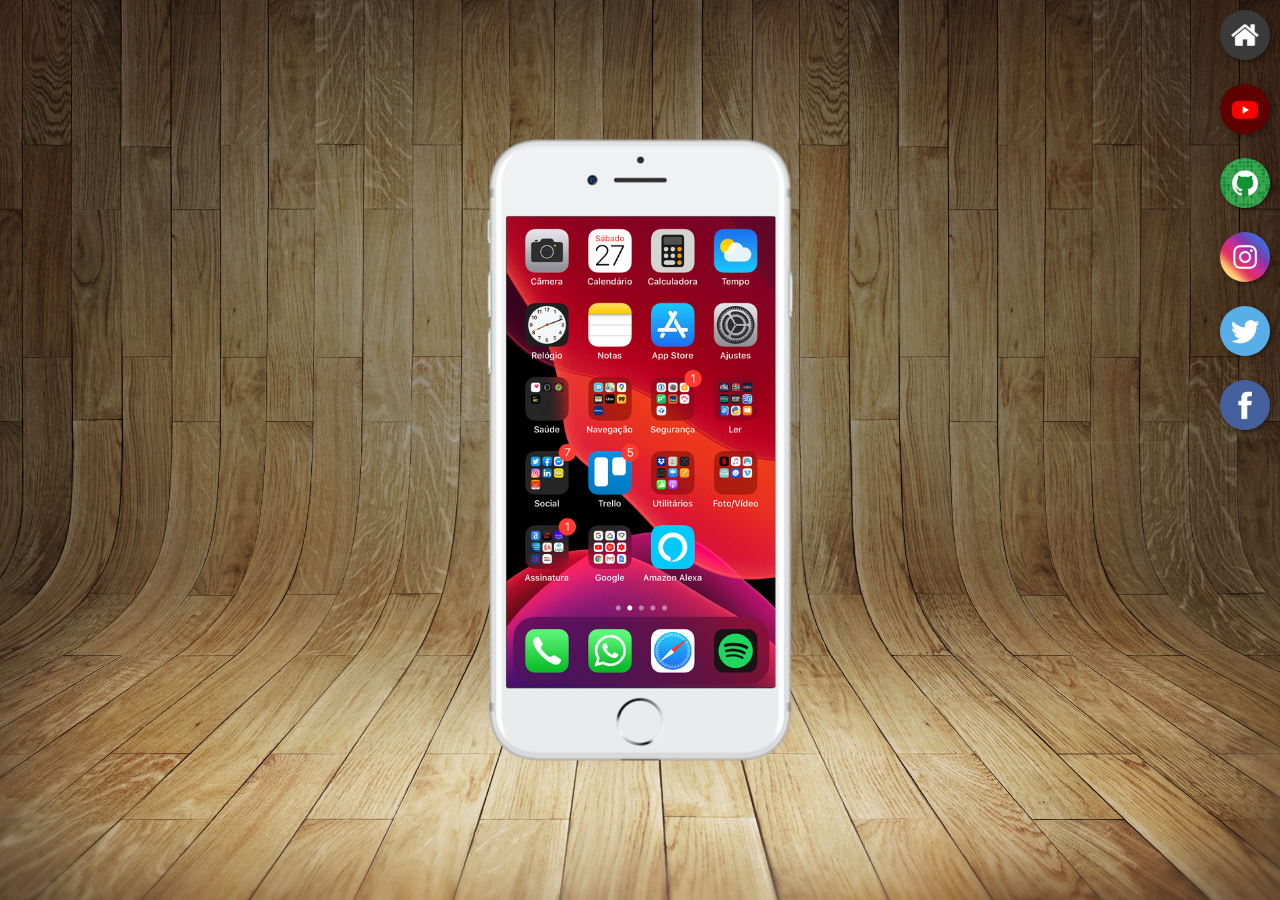
<file: index.html>
<!DOCTYPE html>
<html lang="pt-br">
<head>
    <meta charset="UTF-8">
    <meta name="viewport" content="width=device-width, initial-scale=1.0">
    <title>Projeto Rede Social</title>
    <link rel="stylesheet" href="estilos/estilo.css">
</head>
<body>
    <main>
        <section id="telefone">
            <iframe src="home.html" name="tela" id="tela" frameborder="0"></iframe>
        </section>

        <section id="rede-sociais">
            <a href="home.html" target="tela">
                <img src="imagens/logo-home.jpg" alt="Home">
            </a>
            <a href="youtube.html" target="tela">
                <img src="imagens/logo-youtube.jpg" alt="Youtube">
            </a>
            <a href="github.html" target="tela">
                <img src="imagens/logo-github.jpg" alt="Github">
            </a>
            <a href="instagram.html" target="tela">
                <img src="imagens/logo-instagram.jpg" alt="Instagram">
            </a>
            <a href="twitter.html" target="tela">
                <img src="imagens/logo-twitter.jpg" alt="Twitter">
            </a>
            <a href="facebook.html" target="tela">
                <img src="imagens/logo-facebook.jpg" alt="Facebook">
            </a>
        </section>
    </main>
</body>
</html>
</file>
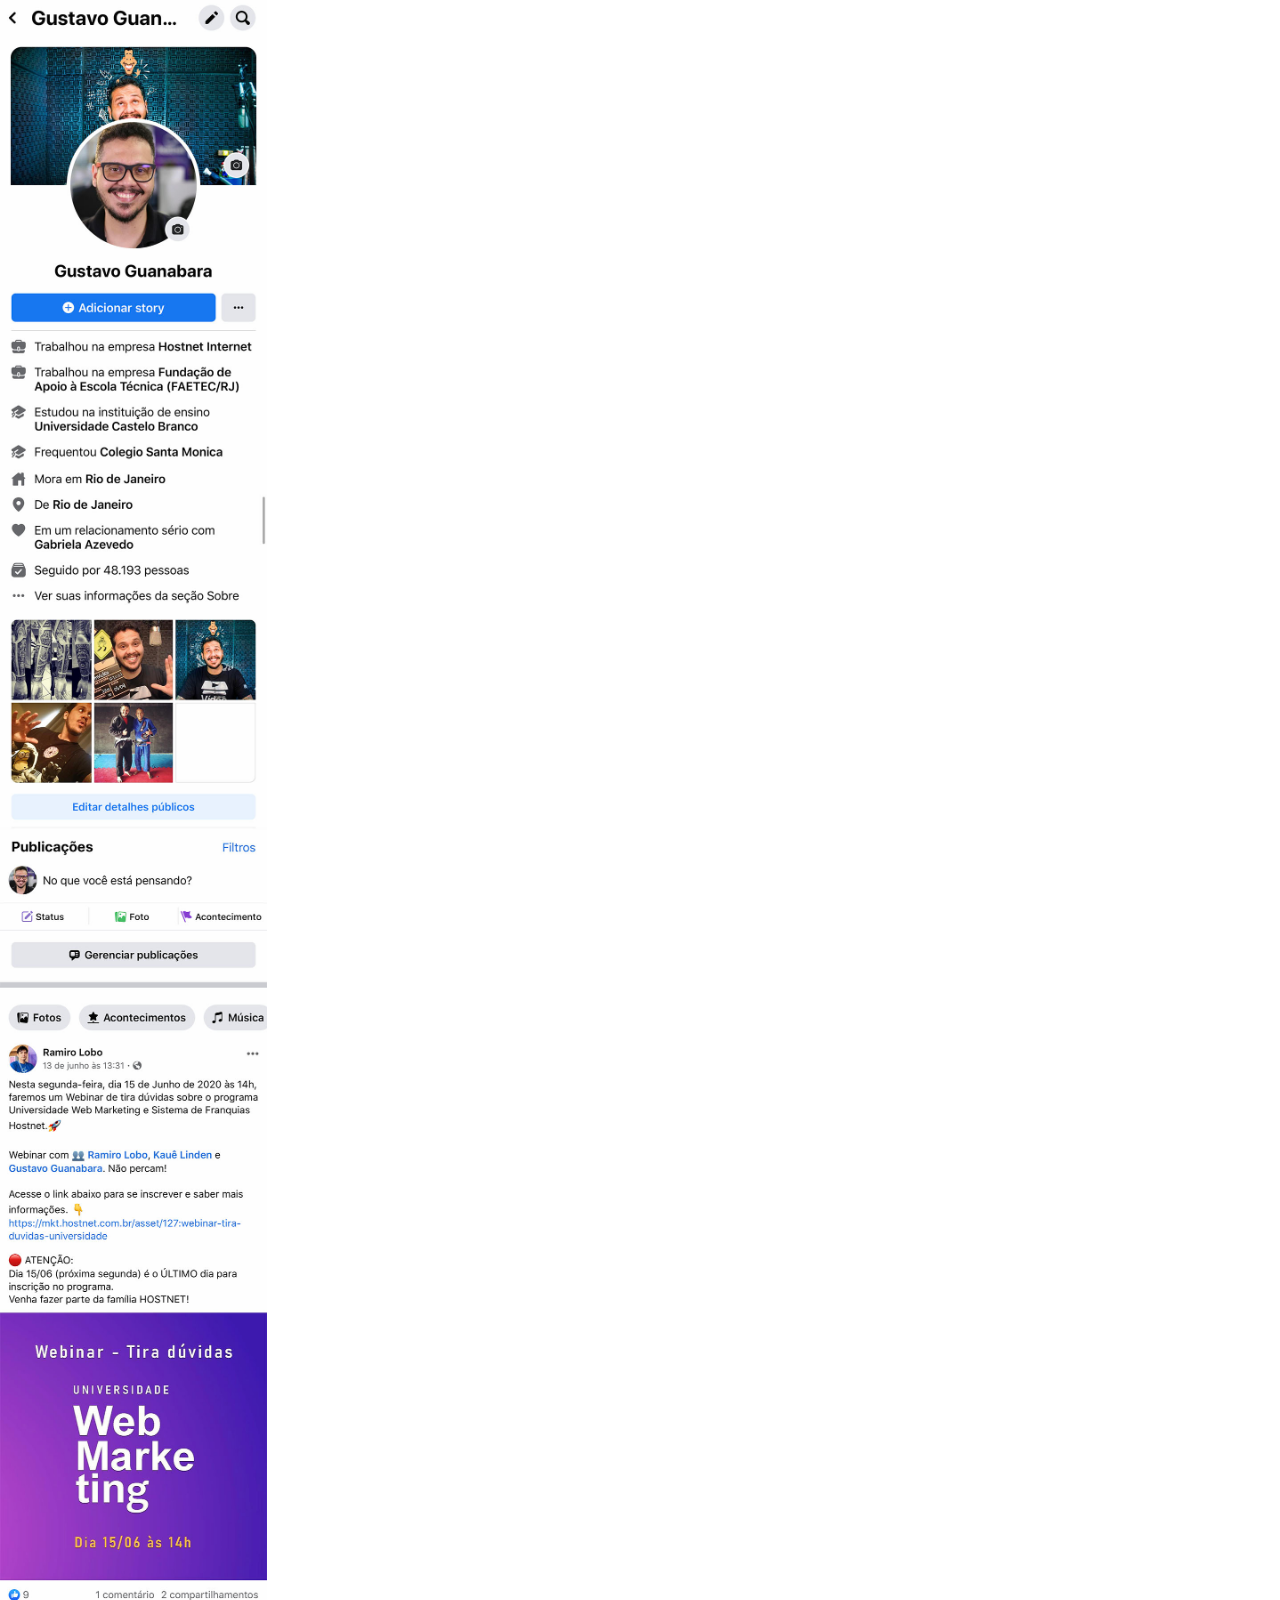
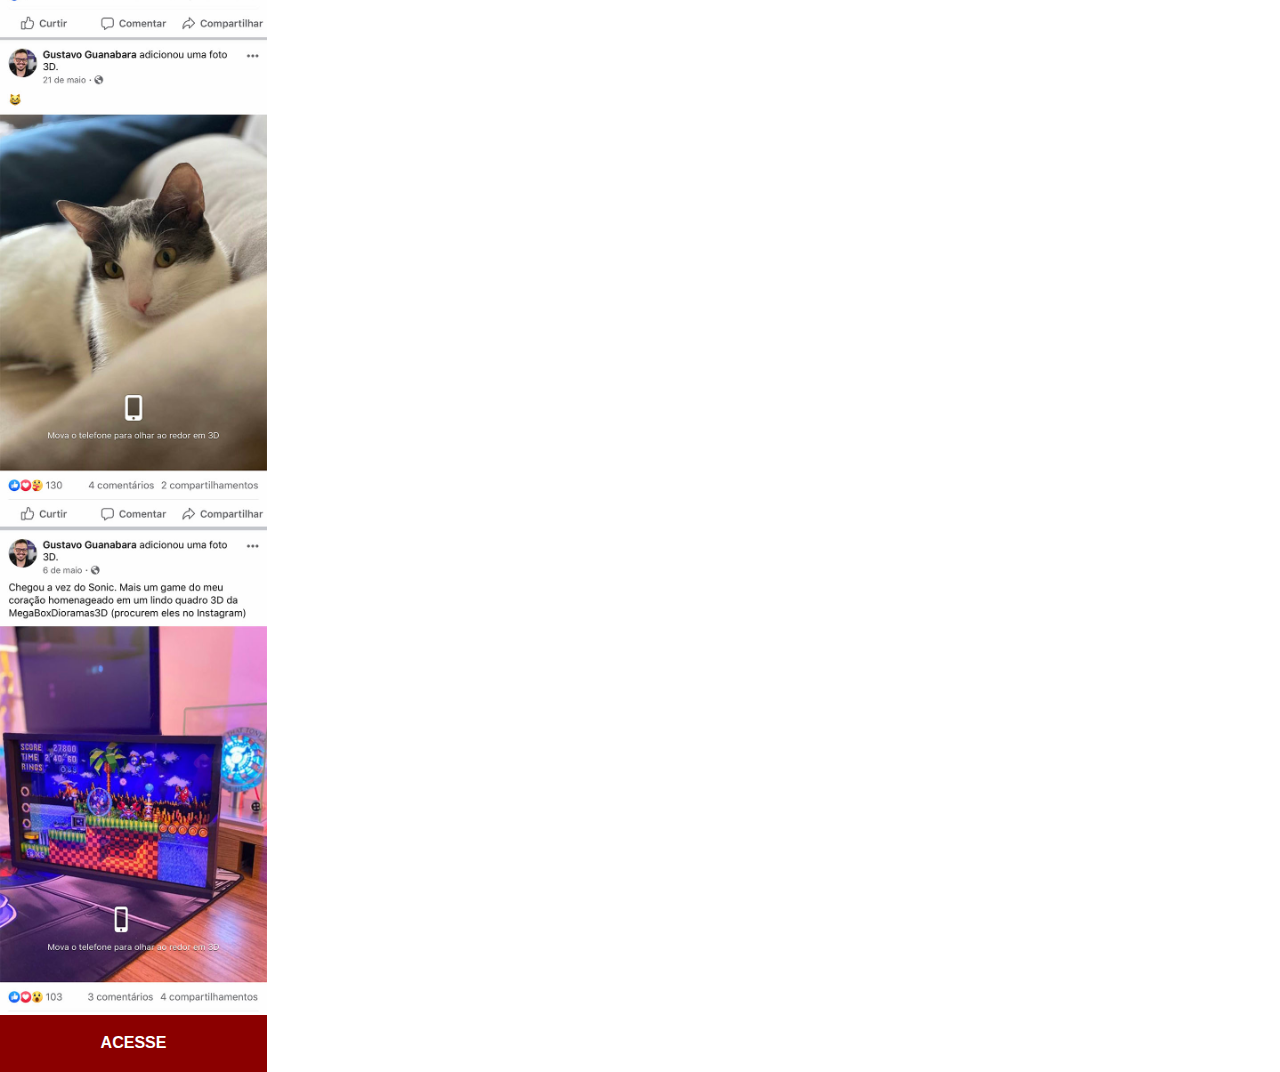
<file: facebook.html>
<!DOCTYPE html>
<html lang="pt-br">
<head>
    <meta charset="UTF-8">
    <meta name="viewport" content="width=device-width, initial-scale=1.0">
    <title>Tela do Youtube</title>
    <link rel="stylesheet" href="estilos/estilopg.css">
</head>
<body>
    <img src="imagens/tela-facebook.jpg" alt="Youtube">
    <a href="#" target="_blank">ACESSE</a>
</body>
</html>
</file>
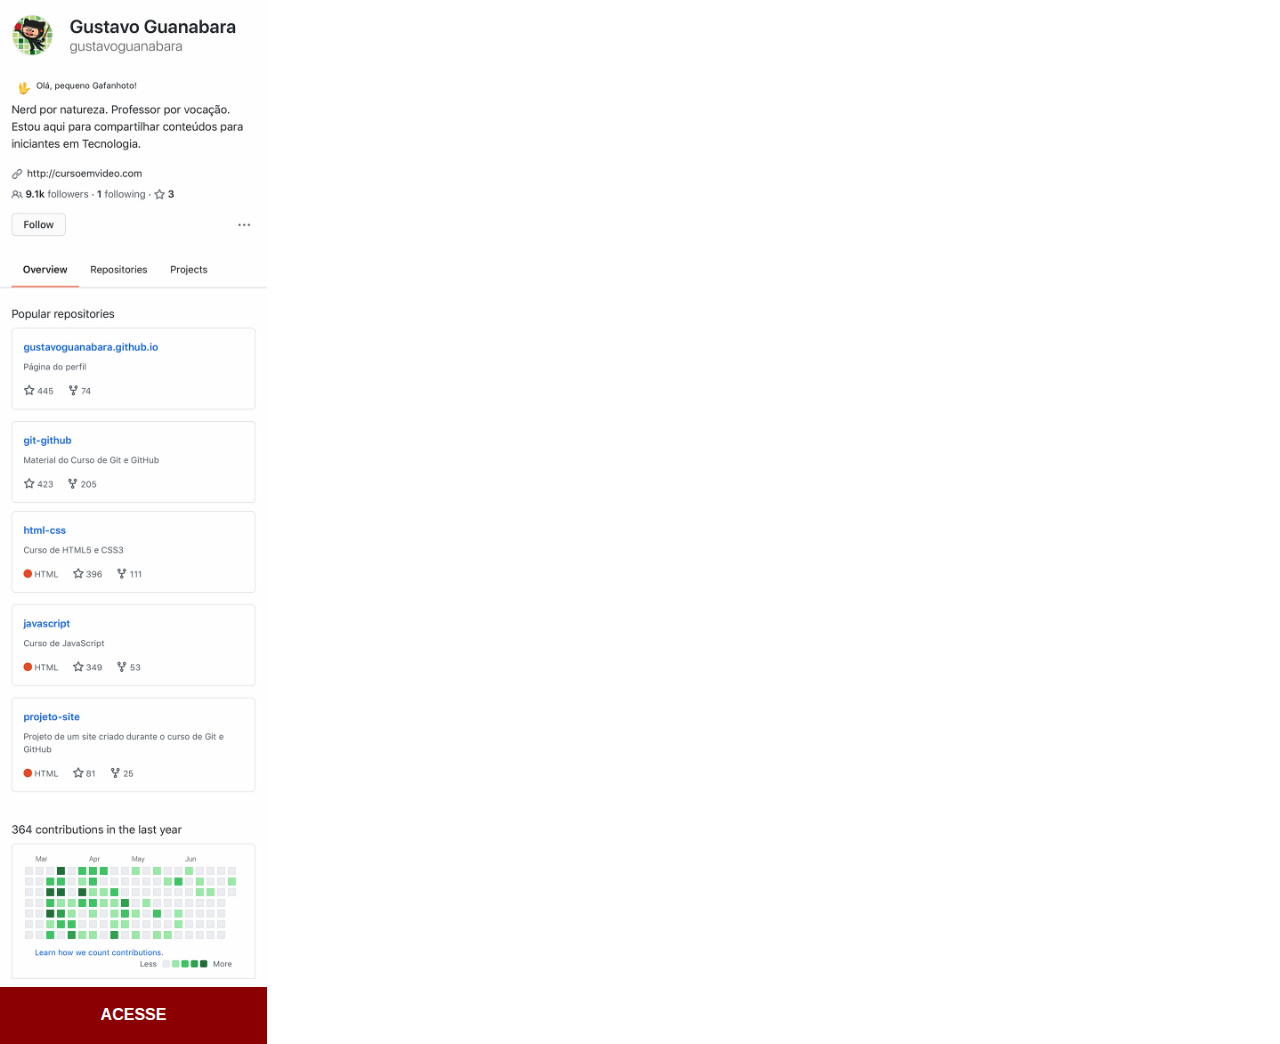
<file: github.html>
<!DOCTYPE html>
<html lang="pt-br">
<head>
    <meta charset="UTF-8">
    <meta name="viewport" content="width=device-width, initial-scale=1.0">
    <title>Tela do Youtube</title>
    <link rel="stylesheet" href="estilos/estilopg.css">
</head>
<body>
    <img src="imagens/tela-github.jpg" alt="Youtube">
    <a href="#" target="_blank">ACESSE</a>
</body>
</html>
</file>
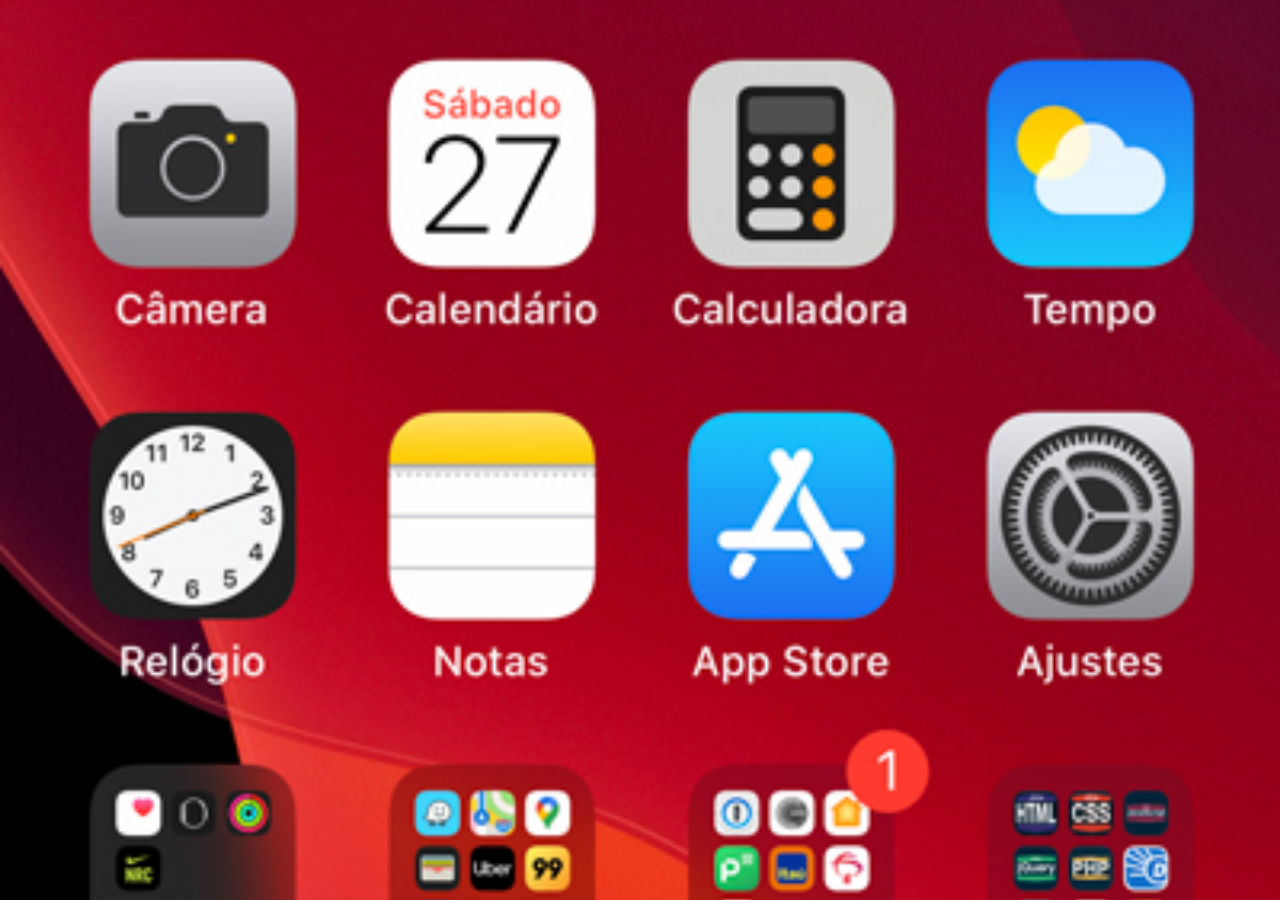
<file: home.html>
<!DOCTYPE html>
<html lang="pt-br">
<head>
    <meta charset="UTF-8">
    <meta name="viewport" content="width=device-width, initial-scale=1.0">
    <title>Home</title>
    <style>
        * {
            margin: 0px;
            padding: 0px;
        }

        body {
            width: 100vw;
            height: 100vh;
            background: black url(imagens/tela-home.jpg) no-repeat top center;
            background-size: cover;
        }
    </style>
</head>
<body>
    
</body>
</html>
</file>
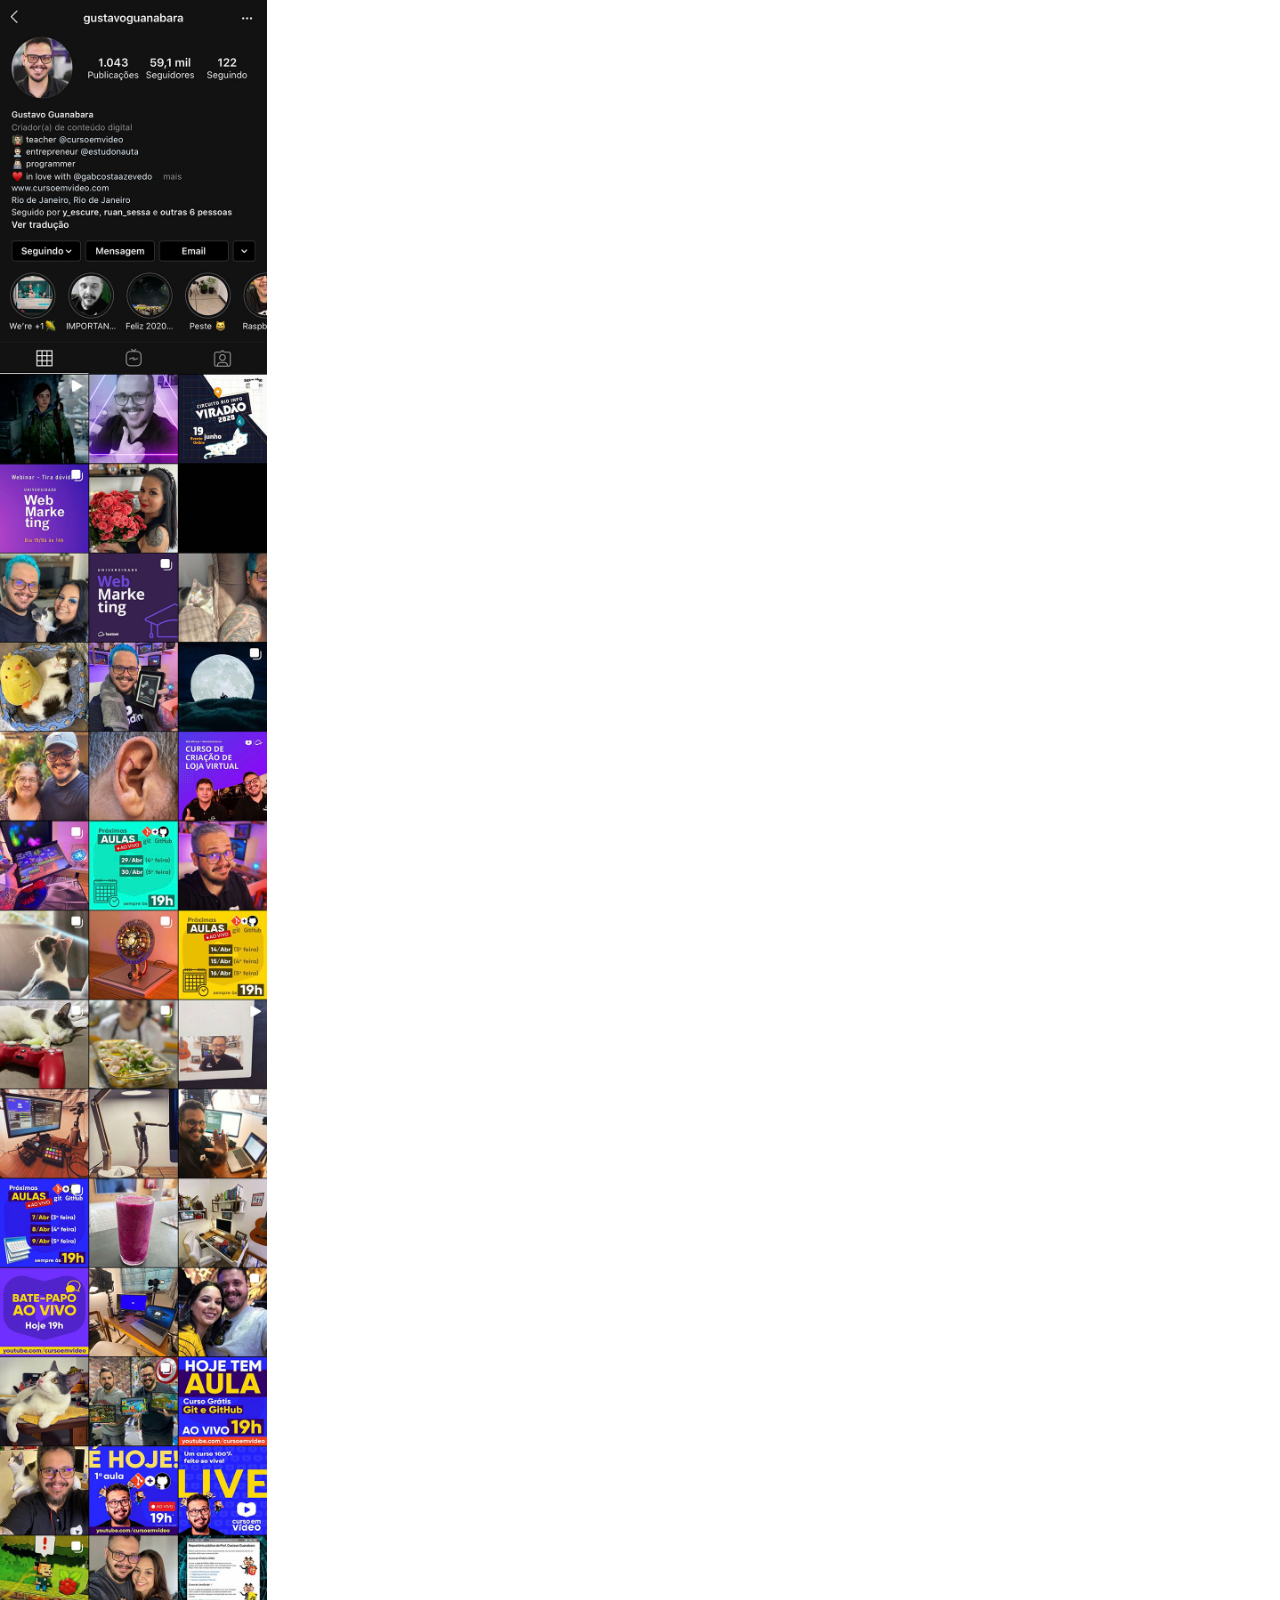
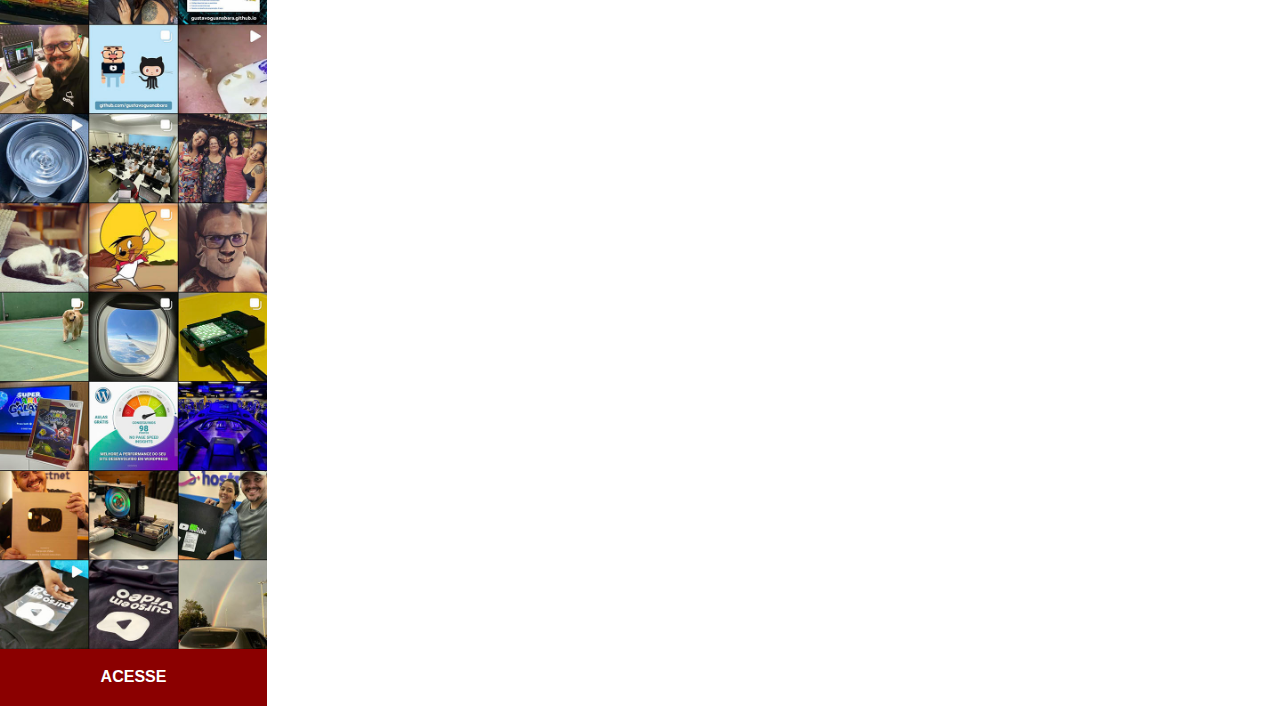
<file: instagram.html>
<!DOCTYPE html>
<html lang="pt-br">
<head>
    <meta charset="UTF-8">
    <meta name="viewport" content="width=device-width, initial-scale=1.0">
    <title>Tela do Youtube</title>
    <link rel="stylesheet" href="estilos/estilopg.css">
</head>
<body>
    <img src="imagens/tela-instagram.jpg" alt="Youtube">
    <a href="#" target="_blank">ACESSE</a>
</body>
</html>
</file>
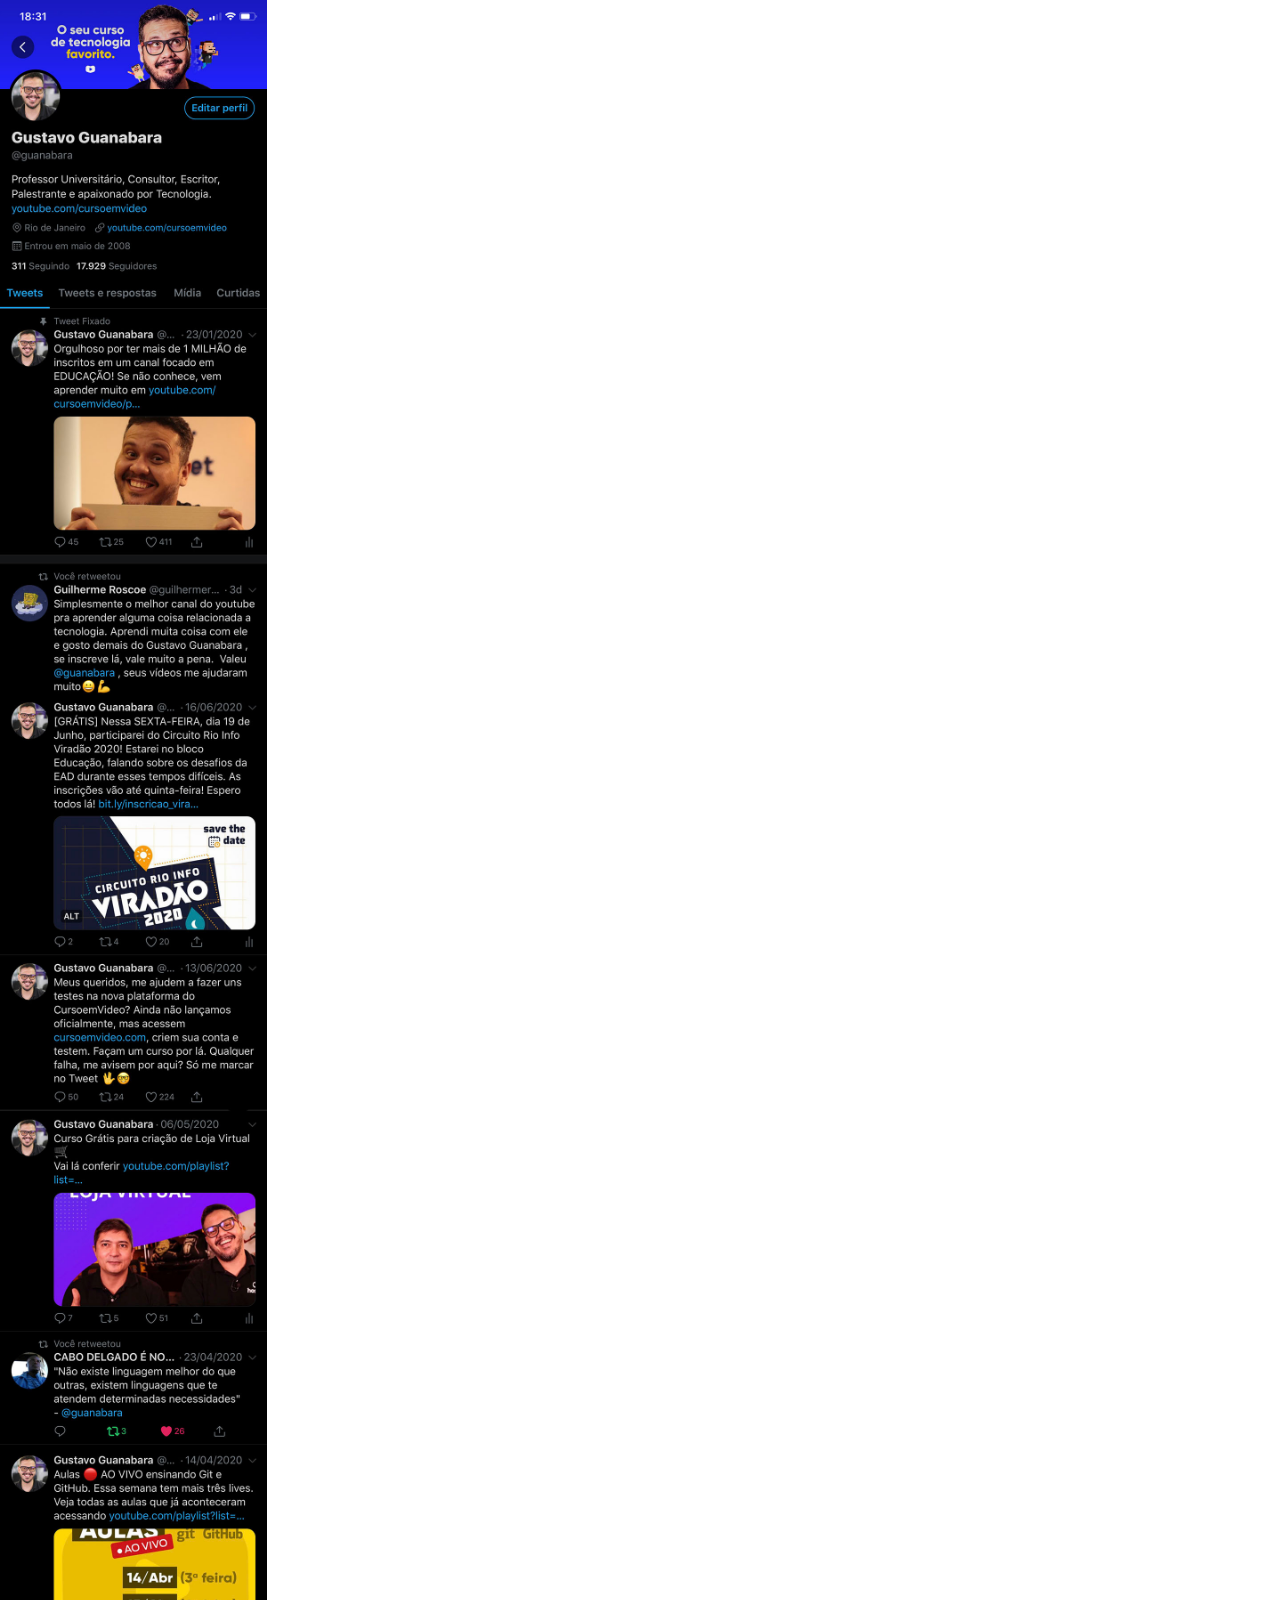
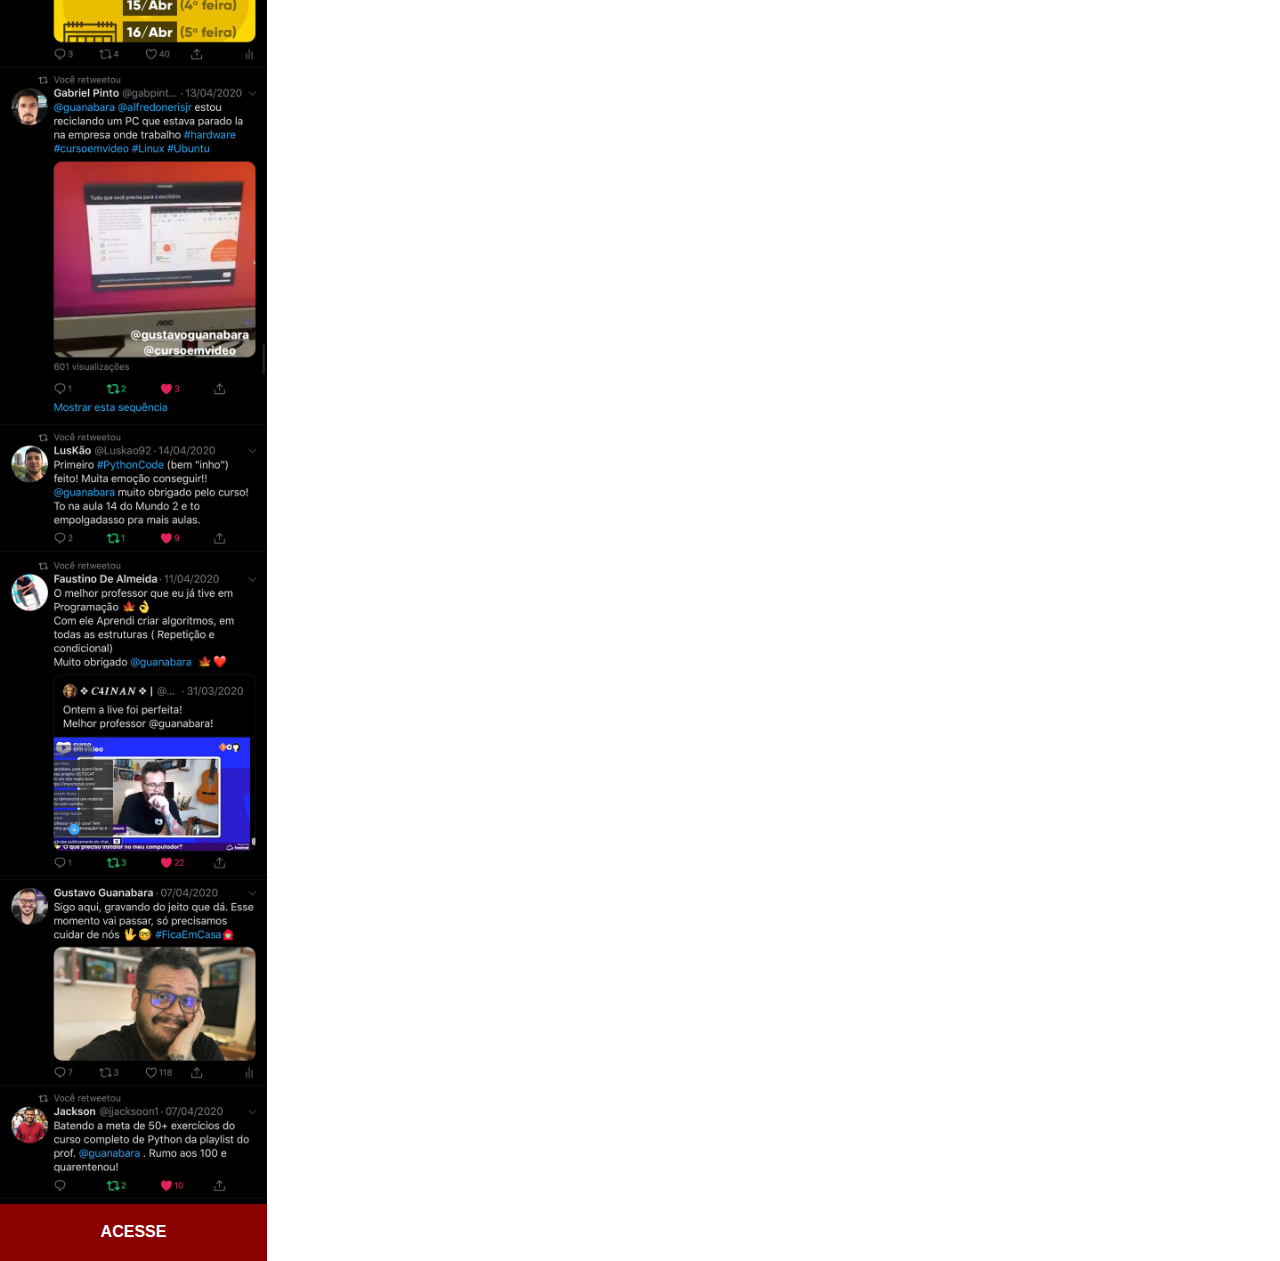
<file: twitter.html>
<!DOCTYPE html>
<html lang="pt-br">
<head>
    <meta charset="UTF-8">
    <meta name="viewport" content="width=device-width, initial-scale=1.0">
    <title>Tela do Youtube</title>
    <link rel="stylesheet" href="estilos/estilopg.css">
</head>
<body>
    <img src="imagens/tela-twitter.jpg" alt="Youtube">
    <a href="https://www.youtube.com/@CursoemVideo" target="_blank">ACESSE</a>
</body>
</html>
</file>
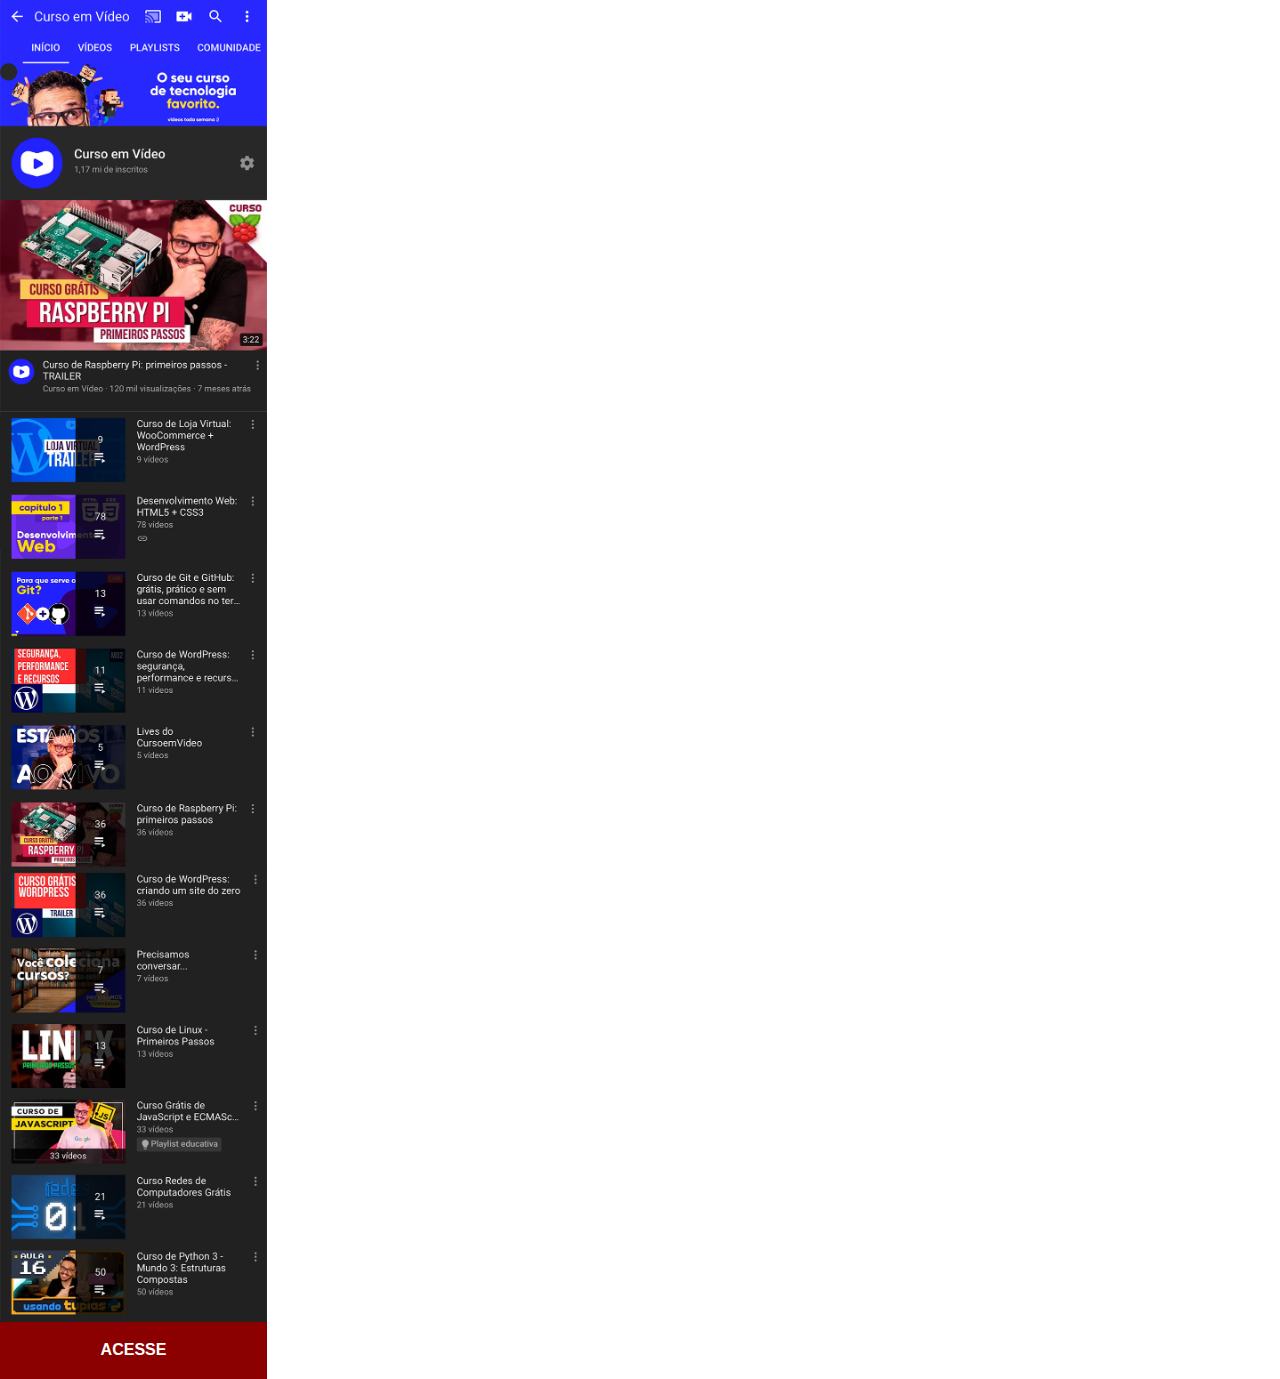
<file: youtube.html>
<!DOCTYPE html>
<html lang="pt-br">
<head>
    <meta charset="UTF-8">
    <meta name="viewport" content="width=device-width, initial-scale=1.0">
    <title>Tela do Youtube</title>
    <link rel="stylesheet" href="estilos/estilopg.css">
</head>
<body>
    <img src="imagens/tela-youtube.png" alt="Youtube">
    <a href="https://www.youtube.com/@CursoemVideo" target="_blank">ACESSE</a>
</body>
</html>
</file>
<file: estilos/estilo.css>
@charset "UTF-8";

* {
    margin: 0px;
    padding: 0px;
    font-family: Arial, Helvetica, sans-serif;
}

html, body {
    height: 100vh;
    width: 100vw;
    background-color: black;
}

body {
    background: url(../imagens/fundo-madeira.jpg) no-repeat top center;
    background-size: cover;
    background-attachment: fixed;
}

main {
    position: relative;
    height: 100vh;
}

section#telefone {
    position: absolute;
    top: 50%;
    left: 50%;
    transform: translate(-50%, -50%);
    height: 627px;
    width: 311px;
    background: url(../imagens/frame-iphone.png) no-repeat;
}

iframe#tela {
    position: relative;
    top: 80px;
    left: 22px;
    width: 269px;
    height: 471px;
}

section#rede-sociais {
    display: flex;
    flex-direction: column;
    align-items: end;
}

section#rede-sociais img {
    width: 50px;
    margin: 10px;
    border-radius: 50%;
    box-shadow: 2px 2px 5px rgba(0, 0, 0, 0.400);
    box-sizing: border-box;
}

section#rede-sociais img:hover {
    border: 2px solid rgba(255, 255, 255, 0.637);
    transform: translate(-3px, -3px);
    box-shadow: 5px 5px 10px rgba(0, 0, 0, 0.623);
    transition: transform .5s;
}
</file>
<file: estilos/estilopg.css>
@charstet "UTF-8";

* {
    margin: 0px;
    padding: 0px;
    font-family: Arial, Helvetica, sans-serif;
}

::-webkit-scrollbar {
    width: 0px;
    height: 0px;
}

img {
    width: 267px;
    background-size: cover;
}

a {
    display: block;
    margin-top: -5px;
    width: 227px;
    background-color: darkred;
    color: white;
    padding: 20px;
    text-align: center;
    font-weight: bolder;
    text-decoration: none;
}
</file>
